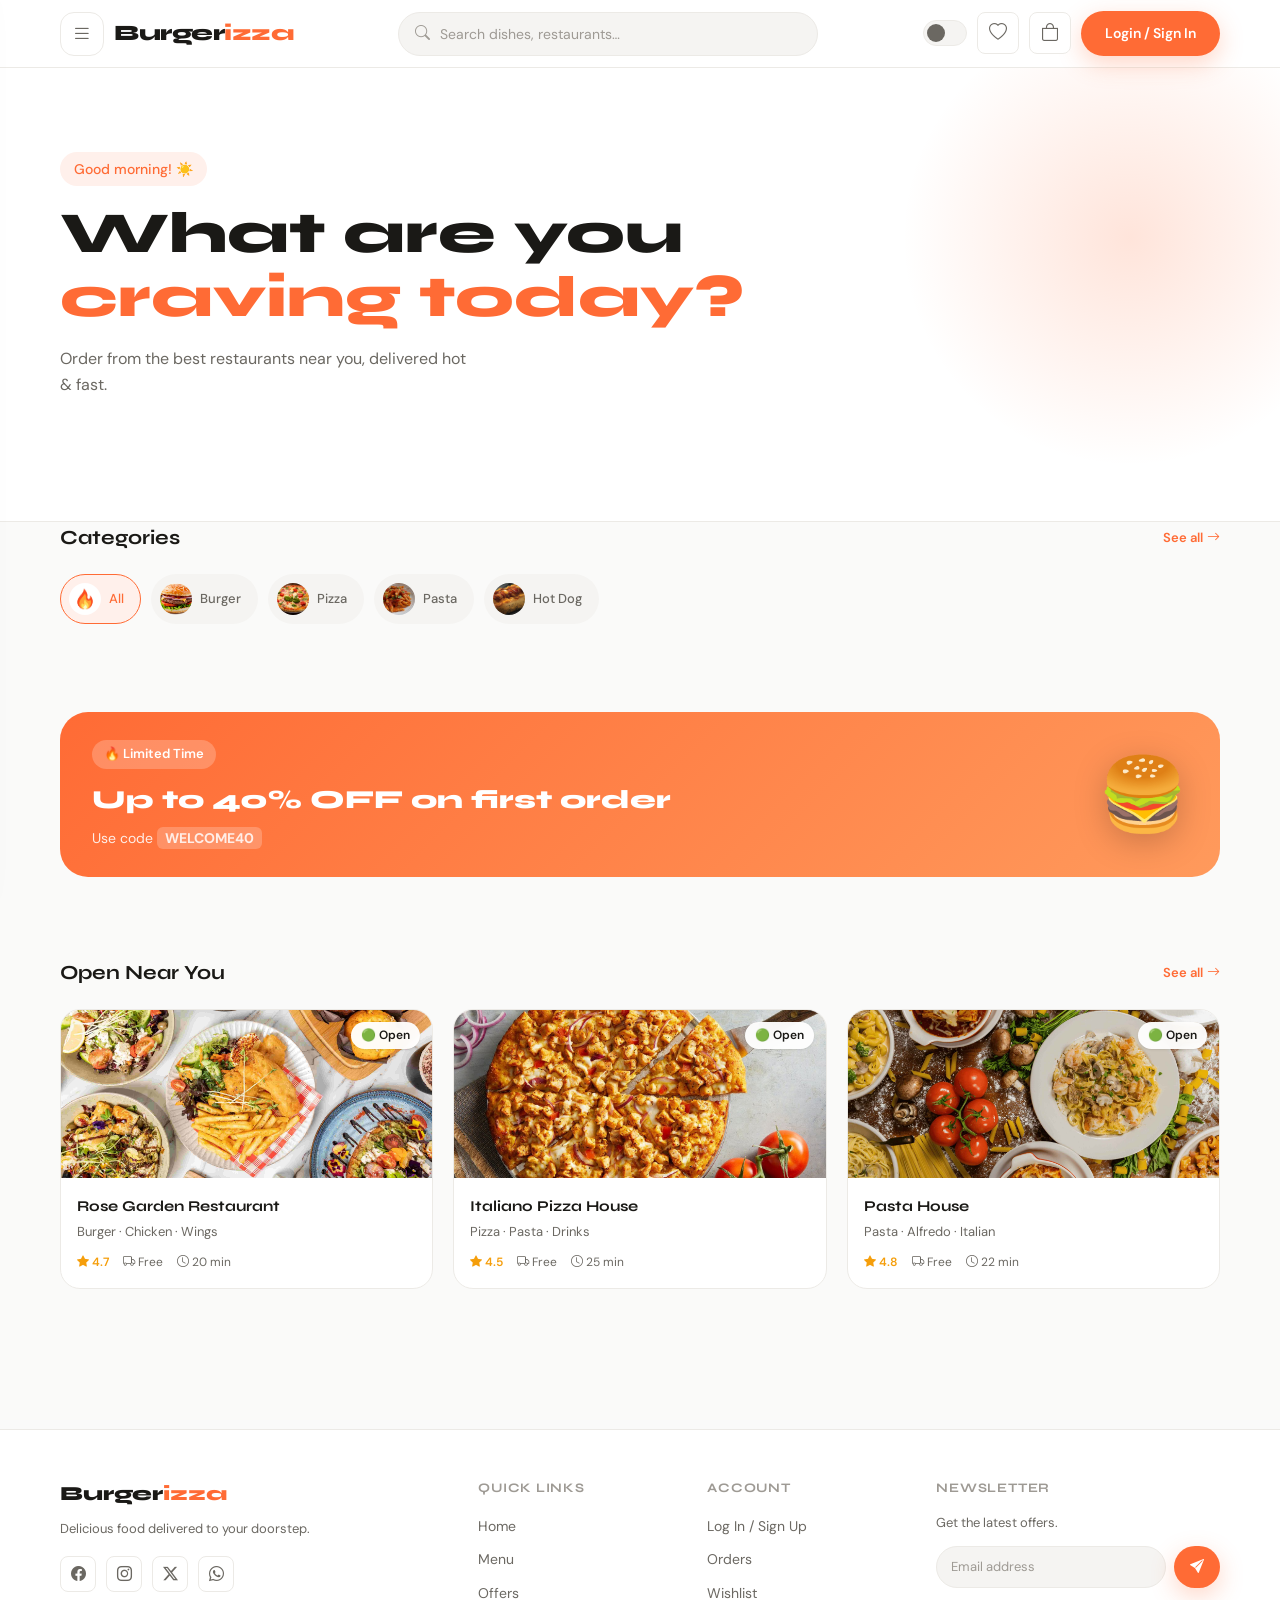
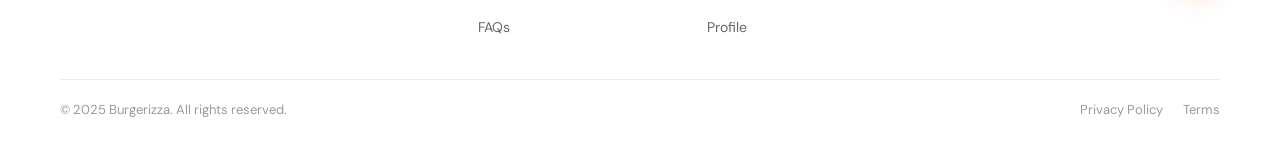
<file: index.html>
<!DOCTYPE html>
<html lang="en" data-theme="light">
<head>
  <meta charset="UTF-8">
  <meta name="viewport" content="width=device-width, initial-scale=1.0">
  <title>Burgerizza — Food Delivery</title>
  <link rel="preconnect" href="https://fonts.googleapis.com">
  <link rel="preconnect" href="https://fonts.gstatic.com" crossorigin>
  <link href="https://fonts.googleapis.com/css2?family=Syne:wght@400;500;600;700;800&family=DM+Sans:ital,opsz,wght@0,9..40,300;0,9..40,400;0,9..40,500;0,9..40,600;1,9..40,400&display=swap" rel="stylesheet">
  <link rel="stylesheet" href="https://cdn.jsdelivr.net/npm/bootstrap-icons@1.11.1/font/bootstrap-icons.css">
  <link rel="stylesheet" href="./assets/css/global.css">
  <link rel="stylesheet" href="./assets/css/sidebar.css">
  <link rel="stylesheet" href="./assets/css/index.css">
</head>
<body>

<!-- ── Header ──────────────────────────────────────────── -->
<header class="bzr-header">
  <div class="container">
    <!-- Left: hamburger + logo -->
    <div class="header-left">
      <button class="icon-btn hamburger-btn" id="sidebarToggle" title="Menu">
        <i class="bi bi-list"></i>
      </button>
      <a href="index.html" class="bzr-logo">Burger<span>izza</span></a>
    </div>

    <!-- Center: search -->
    <div class="header-search">
      <i class="bi bi-search"></i>
      <input type="text" placeholder="Search dishes, restaurants…" id="headerSearch">
    </div>

    <!-- Right: actions + login -->
    <div class="header-actions">
      <label class="dark-toggle" title="Toggle Dark Mode">
        <input type="checkbox" id="darkToggle">
        <div class="dark-toggle-slider"></div>
      </label>
      <a href="wishlist.html" class="icon-btn" title="Wishlist"><i class="bi bi-heart"></i></a>
      <a href="cart.html" class="icon-btn" style="position:relative;" title="Cart">
        <i class="bi bi-bag"></i>
        <span class="cart-badge badge-brand" style="display:none;position:absolute;top:-6px;right:-6px;">0</span>
      </a>
      <a href="signup.html" class="btn-brand">Login / Sign In</a>
    </div>
  </div>
</header>

<!-- ── Sidebar Overlay ──────────────────────────────────── -->
<div class="sidebar-overlay" id="sidebarOverlay"></div>

<!-- ── Sidebar ──────────────────────────────────────────── -->
<div class="sidebar" id="sidebar">
  <div class="sidebar-header">
    <div class="sidebar-profile">
      <div class="sidebar-avatar">🙂</div>
      <div class="sidebar-user-info">
        <div class="sidebar-name">John Doe</div>
        <div class="sidebar-email">john@example.com</div>
      </div>
    </div>
    <button class="icon-btn sidebar-close" id="sidebarClose"><i class="bi bi-x-lg"></i></button>
  </div>

  <nav class="sidebar-nav">
    <a href="index.html" class="sidebar-link active"><i class="bi bi-house"></i><span>Home</span></a>
    <a href="all-categories.html" class="sidebar-link"><i class="bi bi-grid-3x3-gap"></i><span>Browse Menu</span></a>
    <a href="offers.html" class="sidebar-link"><i class="bi bi-tag"></i><span>Offers & Deals</span><span class="sidebar-badge">4</span></a>
    <a href="order-history.html" class="sidebar-link"><i class="bi bi-clock-history"></i><span>My Orders</span></a>
    <a href="wishlist.html" class="sidebar-link"><i class="bi bi-heart"></i><span>Wishlist</span></a>
    <a href="order-tracking.html" class="sidebar-link"><i class="bi bi-geo-alt"></i><span>Track Order</span></a>

    <div class="sidebar-divider"></div>

    <a href="edit-profile.html" class="sidebar-link"><i class="bi bi-person"></i><span>Personal Info</span></a>
    <a href="address.html" class="sidebar-link"><i class="bi bi-house-door"></i><span>Addresses</span></a>
    <a href="checkout.html" class="sidebar-link"><i class="bi bi-credit-card"></i><span>Payment Methods</span></a>
    <a href="reviews.html" class="sidebar-link"><i class="bi bi-star"></i><span>Reviews</span></a>
    <a href="faqs.html" class="sidebar-link"><i class="bi bi-question-circle"></i><span>FAQs</span></a>

    <div class="sidebar-divider"></div>

    <a href="signup.html" class="sidebar-link sidebar-link-danger"><i class="bi bi-box-arrow-right"></i><span>Sign In / Sign Up</span></a>
  </nav>
</div>

<!-- ── Hero ─────────────────────────────────────────────── -->
<section class="hero-section">
  <div class="page-wrap">
    <div class="hero-content fade-up">
      <div class="hero-greeting">Good afternoon! 👋</div>
      <h1 class="hero-title">What are you<br><span>craving today?</span></h1>
      <p class="hero-sub">Order from the best restaurants near you, delivered hot &amp; fast.</p>
    </div>
  </div>
  <div class="hero-blob"></div>
</section>

<!-- ── Categories ───────────────────────────────────────── -->
<section class="page-wrap" style="padding-top:0;">
  <div class="section-header fade-up delay-1">
    <span class="section-title">Categories</span>
    <a href="all-categories.html" class="section-link">See all <i class="bi bi-arrow-right"></i></a>
  </div>
  <div class="categories-scroll fade-up delay-2">
    <div class="cat-chip active" data-cat="all"><img src="./assets/images/all.jpg" alt="All">All</div>
    <div class="cat-chip" data-cat="burger"><img src="./assets/images/Burger.avif" alt="Burger">Burger</div>
    <div class="cat-chip" data-cat="pizza"><img src="./assets/images/Pizza.jpg" alt="Pizza">Pizza</div>
    <div class="cat-chip" data-cat="pasta"><img src="./assets/images/pasta.webp" alt="Pasta">Pasta</div>
    <div class="cat-chip" data-cat="hotdog"><img src="./assets/images/Hotdog.jpg" alt="Hot Dog">Hot Dog</div>
  </div>
</section>

<!-- ── Offers Banner ────────────────────────────────────── -->
<section class="page-wrap" style="padding-top:0;">
  <a href="offers.html" class="offers-banner fade-up delay-2">
    <div class="offers-banner-text">
      <div class="offers-tag">🔥 Limited Time</div>
      <div class="offers-title">Up to 40% OFF on first order</div>
      <div class="offers-sub">Use code <strong>WELCOME40</strong></div>
    </div>
    <div class="offers-banner-art">🍔</div>
  </a>
</section>

<!-- ── Restaurants ──────────────────────────────────────── -->
<section class="page-wrap" style="padding-top:0;">
  <div class="section-header fade-up delay-3">
    <span class="section-title">Open Near You</span>
    <a href="all-categories.html" class="section-link">See all <i class="bi bi-arrow-right"></i></a>
  </div>
  <div class="restaurants-grid fade-up delay-3">
    <a href="details.html" class="rest-card">
      <div class="rest-card-img">
        <img src="./assets/images/Rose Garden Restaurant.jpeg" alt="Rose Garden">
        <span class="rest-card-badge">🟢 Open</span>
      </div>
      <div class="rest-card-body">
        <div class="rest-card-name">Rose Garden Restaurant</div>
        <div class="rest-card-tags">Burger · Chicken · Wings</div>
        <div class="rest-card-meta">
          <span class="rating"><i class="bi bi-star-fill"></i> 4.7</span>
          <span><i class="bi bi-truck"></i> Free</span>
          <span><i class="bi bi-clock"></i> 20 min</span>
        </div>
      </div>
    </a>
    <a href="details.html" class="rest-card">
      <div class="rest-card-img">
        <img src="./assets/images/Italiano Pizza House.jpg" alt="Italiano">
        <span class="rest-card-badge">🟢 Open</span>
      </div>
      <div class="rest-card-body">
        <div class="rest-card-name">Italiano Pizza House</div>
        <div class="rest-card-tags">Pizza · Pasta · Drinks</div>
        <div class="rest-card-meta">
          <span class="rating"><i class="bi bi-star-fill"></i> 4.5</span>
          <span><i class="bi bi-truck"></i> Free</span>
          <span><i class="bi bi-clock"></i> 25 min</span>
        </div>
      </div>
    </a>
    <a href="details.html" class="rest-card">
      <div class="rest-card-img">
        <img src="./assets/images/Pasta House.jpeg" alt="Pasta House">
        <span class="rest-card-badge">🟢 Open</span>
      </div>
      <div class="rest-card-body">
        <div class="rest-card-name">Pasta House</div>
        <div class="rest-card-tags">Pasta · Alfredo · Italian</div>
        <div class="rest-card-meta">
          <span class="rating"><i class="bi bi-star-fill"></i> 4.8</span>
          <span><i class="bi bi-truck"></i> Free</span>
          <span><i class="bi bi-clock"></i> 22 min</span>
        </div>
      </div>
    </a>
  </div>
</section>

<!-- ── Footer ───────────────────────────────────────────── -->
<footer class="bzr-footer">
  <div class="page-wrap" style="padding-top:0;padding-bottom:0;">
    <div class="footer-grid">
      <div>
        <div class="footer-brand">Burger<span>izza</span></div>
        <p class="footer-desc">Delicious food delivered to your doorstep.</p>
        <div class="footer-social">
          <a href="#"><i class="bi bi-facebook"></i></a>
          <a href="#"><i class="bi bi-instagram"></i></a>
          <a href="#"><i class="bi bi-twitter-x"></i></a>
          <a href="#"><i class="bi bi-whatsapp"></i></a>
        </div>
      </div>
      <div>
        <div class="footer-heading">Quick Links</div>
        <ul class="footer-links">
          <li><a href="index.html">Home</a></li>
          <li><a href="all-categories.html">Menu</a></li>
          <li><a href="offers.html">Offers</a></li>
          <li><a href="faqs.html">FAQs</a></li>
        </ul>
      </div>
      <div>
        <div class="footer-heading">Account</div>
        <ul class="footer-links">
          <li><a href="signup.html">Log In / Sign Up</a></li>
          <li><a href="order-history.html">Orders</a></li>
          <li><a href="wishlist.html">Wishlist</a></li>
          <li><a href="edit-profile.html">Profile</a></li>
        </ul>
      </div>
      <div>
        <div class="footer-heading">Newsletter</div>
        <p style="font-size:13px;color:var(--text-secondary);margin-bottom:12px;">Get the latest offers.</p>
        <div class="footer-newsletter">
          <input type="email" class="bzr-input" placeholder="Email address" style="border-radius:var(--radius-full);">
          <button class="btn-brand" style="padding:12px 16px;border-radius:var(--radius-full);"><i class="bi bi-send-fill"></i></button>
        </div>
      </div>
    </div>
    <div class="footer-bottom">
      <span>© 2025 Burgerizza. All rights reserved.</span>
      <div style="display:flex;gap:20px;"><a href="#">Privacy Policy</a><a href="#">Terms</a></div>
    </div>
  </div>
</footer>

<div id="toast-container"></div>
<script src="./assets/js/global.js"></script>
<script src="./assets/js/sidebar.js"></script>
<script src="./assets/js/index.js"></script>
<nav class="bottom-nav" style="display:none;">
  <a href="index.html"><i class="bi bi-house"></i>Home</a>
  <a href="all-categories.html"><i class="bi bi-grid-3x3-gap"></i>Menu</a>
  <a href="offers.html"><i class="bi bi-tag"></i>Offers</a>
  <a href="cart.html"><i class="bi bi-bag"></i>Cart<span class="bnav-badge cart-badge" style="display:none;">0</span></a>
  <a href="menu.html"><i class="bi bi-person"></i>Profile</a>
</nav>
</body>
</html>
</file>
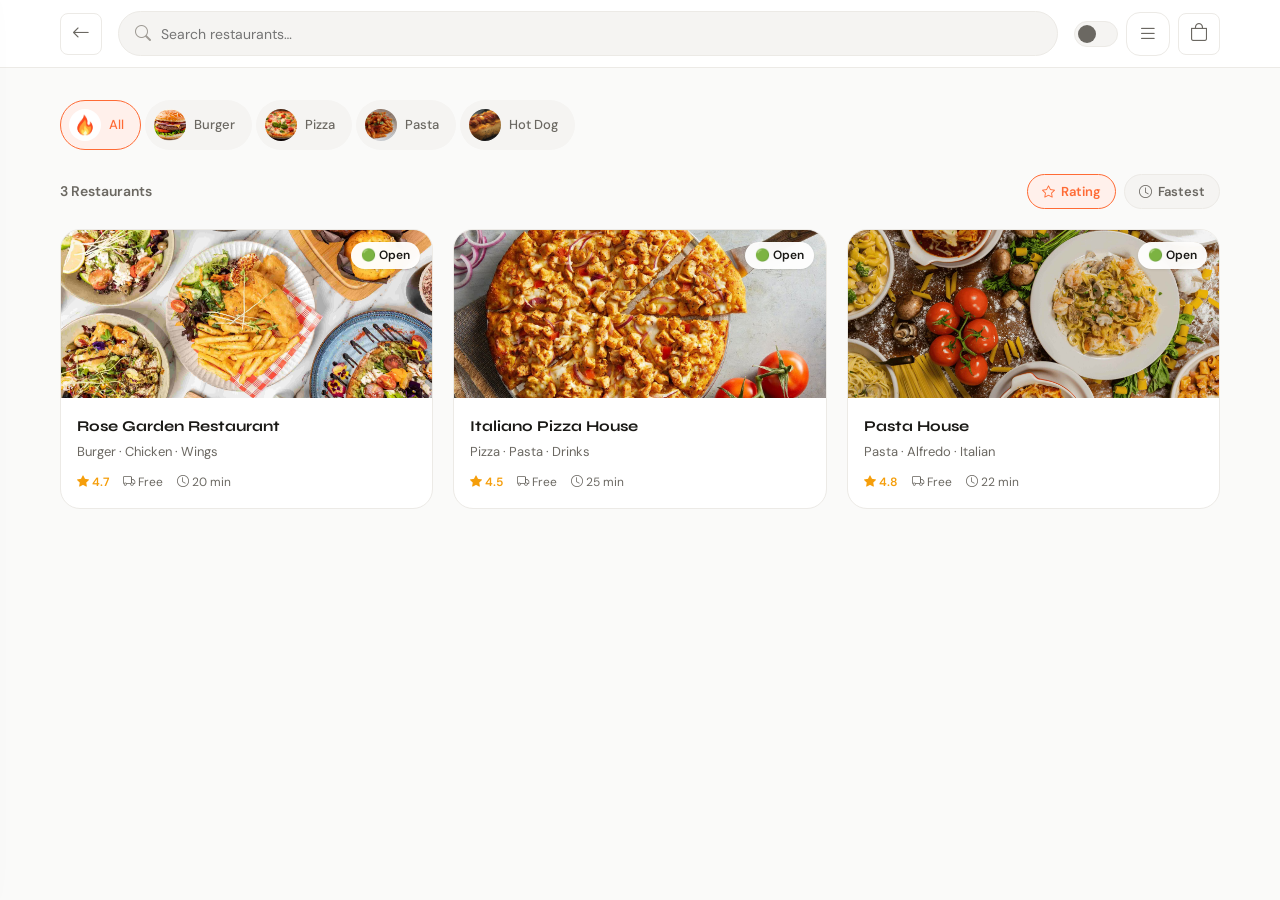
<file: all-categories.html>
<!DOCTYPE html>
<html lang="en" data-theme="light">
<head>
  <meta charset="UTF-8"><meta name="viewport" content="width=device-width, initial-scale=1.0">
  <title>All Restaurants — Burgerizza</title>
  <link rel="preconnect" href="https://fonts.googleapis.com">
  <link href="https://fonts.googleapis.com/css2?family=Syne:wght@400;500;600;700;800&family=DM+Sans:ital,opsz,wght@0,9..40,300;0,9..40,400;0,9..40,500;0,9..40,600;1,9..40,400&display=swap" rel="stylesheet">
  <link rel="stylesheet" href="https://cdn.jsdelivr.net/npm/bootstrap-icons@1.11.1/font/bootstrap-icons.css">
  <link rel="stylesheet" href="./assets/css/global.css">
  <link rel="stylesheet" href="./assets/css/sidebar.css">
  <link rel="stylesheet" href="./assets/css/all-categories.css">
</head>
<body>
<header class="bzr-header">
  <div class="container">
    <a href="index.html" class="icon-btn"><i class="bi bi-arrow-left"></i></a>
    <div class="header-search" style="flex:1;max-width:none;">
      <i class="bi bi-search"></i>
      <input type="text" placeholder="Search restaurants…" id="searchInput">
    </div>
    <div style="display:flex;gap:8px;align-items:center;">
      <label class="dark-toggle"><input type="checkbox" id="darkToggle"><div class="dark-toggle-slider"></div></label><button class="icon-btn hamburger-btn" id="sidebarToggle"><i class="bi bi-list"></i></button>
      <a href="cart.html" class="icon-btn" style="position:relative;">
        <i class="bi bi-bag"></i>
        <span class="cart-badge badge-brand" style="display:none;position:absolute;top:-6px;right:-6px;">0</span>
      </a>
    </div>
  </div>
</header>

<!-- Sidebar Overlay -->
<div class="sidebar-overlay" id="sidebarOverlay"></div>

<!-- Sidebar -->
<div class="sidebar" id="sidebar">
  <div class="sidebar-header">
    <div class="sidebar-profile">
      <div class="sidebar-avatar">🙂</div>
      <div class="sidebar-user-info">
        <div class="sidebar-name">John Doe</div>
        <div class="sidebar-email">john@example.com</div>
      </div>
    </div>
    <button class="icon-btn sidebar-close" id="sidebarClose"><i class="bi bi-x-lg"></i></button>
  </div>
  <nav class="sidebar-nav">
    <a href="index.html" class="sidebar-link"><i class="bi bi-house"></i><span>Home</span></a>
    <a href="all-categories.html" class="sidebar-link"><i class="bi bi-grid-3x3-gap"></i><span>Browse Menu</span></a>
    <a href="offers.html" class="sidebar-link"><i class="bi bi-tag"></i><span>Offers \&amp; Deals</span><span class="sidebar-badge">4</span></a>
    <a href="order-history.html" class="sidebar-link"><i class="bi bi-clock-history"></i><span>My Orders</span></a>
    <a href="wishlist.html" class="sidebar-link"><i class="bi bi-heart"></i><span>Wishlist</span></a>
    <a href="order-tracking.html" class="sidebar-link"><i class="bi bi-geo-alt"></i><span>Track Order</span></a>
    <div class="sidebar-divider"></div>
    <a href="edit-profile.html" class="sidebar-link"><i class="bi bi-person"></i><span>Personal Info</span></a>
    <a href="address.html" class="sidebar-link"><i class="bi bi-house-door"></i><span>Addresses</span></a>
    <a href="checkout.html" class="sidebar-link"><i class="bi bi-credit-card"></i><span>Payment Methods</span></a>
    <a href="reviews.html" class="sidebar-link"><i class="bi bi-star"></i><span>Reviews</span></a>
    <a href="faqs.html" class="sidebar-link"><i class="bi bi-question-circle"></i><span>FAQs</span></a>
    <div class="sidebar-divider"></div>
    <a href="signup.html" class="sidebar-link sidebar-link-danger"><i class="bi bi-box-arrow-right"></i><span>Sign In / Sign Up</span></a>
  </nav>
</div>

<div class="page-wrap">
  <!-- Category Filter -->
  <div class="categories-scroll fade-up" style="margin-bottom:24px;">
    <div class="cat-chip active" data-cat="all"><img src="./assets/images/all.jpg" alt="">All</div>
    <div class="cat-chip" data-cat="burger"><img src="./assets/images/Burger.avif" alt="">Burger</div>
    <div class="cat-chip" data-cat="pizza"><img src="./assets/images/Pizza.jpg" alt="">Pizza</div>
    <div class="cat-chip" data-cat="pasta"><img src="./assets/images/pasta.webp" alt="">Pasta</div>
    <div class="cat-chip" data-cat="hotdog"><img src="./assets/images/Hotdog.jpg" alt="">Hot Dog</div>
  </div>

  <div class="all-cats-toolbar fade-up delay-1">
    <div class="result-count" id="resultCount">3 Restaurants</div>
    <div style="display:flex;gap:8px;">
      <button class="sort-btn active" data-sort="rating"><i class="bi bi-star"></i> Rating</button>
      <button class="sort-btn" data-sort="time"><i class="bi bi-clock"></i> Fastest</button>
    </div>
  </div>

  <div class="restaurants-grid fade-up delay-2" id="allRestGrid">
    <a href="details.html" class="rest-card" data-cats="burger">
      <div class="rest-card-img"><img src="./assets/images/Rose Garden Restaurant.jpeg" alt=""><span class="rest-card-badge">🟢 Open</span></div>
      <div class="rest-card-body">
        <div class="rest-card-name">Rose Garden Restaurant</div>
        <div class="rest-card-tags">Burger · Chicken · Wings</div>
        <div class="rest-card-meta"><span class="rating"><i class="bi bi-star-fill"></i> 4.7</span><span><i class="bi bi-truck"></i> Free</span><span><i class="bi bi-clock"></i> 20 min</span></div>
      </div>
    </a>
    <a href="details.html" class="rest-card" data-cats="pizza pasta">
      <div class="rest-card-img"><img src="./assets/images/Italiano Pizza House.jpg" alt=""><span class="rest-card-badge">🟢 Open</span></div>
      <div class="rest-card-body">
        <div class="rest-card-name">Italiano Pizza House</div>
        <div class="rest-card-tags">Pizza · Pasta · Drinks</div>
        <div class="rest-card-meta"><span class="rating"><i class="bi bi-star-fill"></i> 4.5</span><span><i class="bi bi-truck"></i> Free</span><span><i class="bi bi-clock"></i> 25 min</span></div>
      </div>
    </a>
    <a href="details.html" class="rest-card" data-cats="pasta">
      <div class="rest-card-img"><img src="./assets/images/Pasta House.jpeg" alt=""><span class="rest-card-badge">🟢 Open</span></div>
      <div class="rest-card-body">
        <div class="rest-card-name">Pasta House</div>
        <div class="rest-card-tags">Pasta · Alfredo · Italian</div>
        <div class="rest-card-meta"><span class="rating"><i class="bi bi-star-fill"></i> 4.8</span><span><i class="bi bi-truck"></i> Free</span><span><i class="bi bi-clock"></i> 22 min</span></div>
      </div>
    </a>
  </div>
</div>

<div id="toast-container"></div>
<script src="./assets/js/global.js"></script>
<script src="./assets/js/sidebar.js"></script>
<script src="./assets/js/all-categories.js"></script>
<nav class="bottom-nav" style="display:none;">
  <a href="index.html"><i class="bi bi-house"></i>Home</a>
  <a href="all-categories.html"><i class="bi bi-grid-3x3-gap"></i>Menu</a>
  <a href="offers.html"><i class="bi bi-tag"></i>Offers</a>
  <a href="cart.html"><i class="bi bi-bag"></i>Cart<span class="bnav-badge cart-badge" style="display:none;">0</span></a>
  <a href="menu.html"><i class="bi bi-person"></i>Profile</a>
</nav>
</body>
</html>
</file>
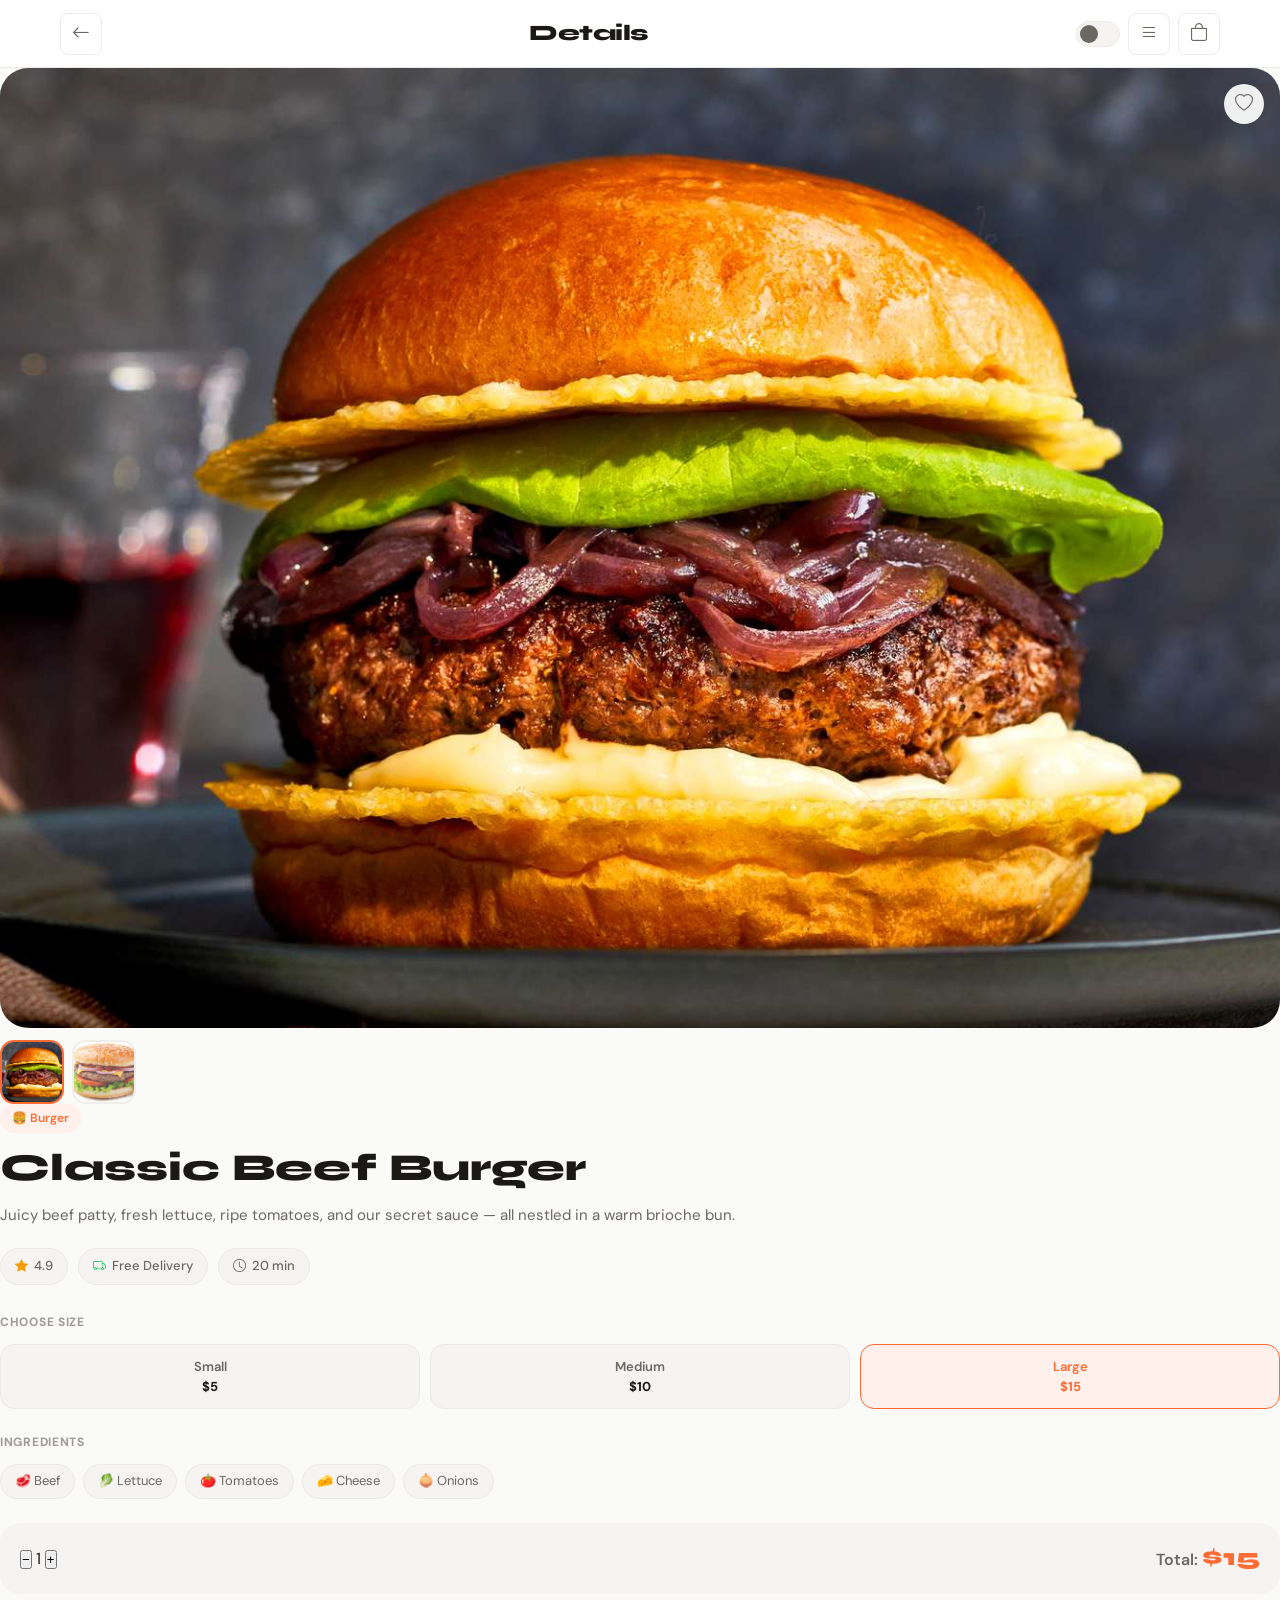
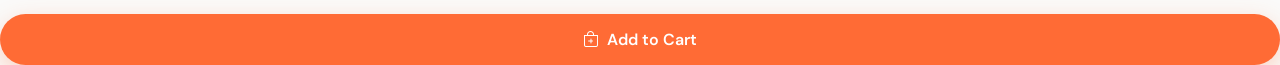
<file: details.html>
<!DOCTYPE html>
<html lang="en" data-theme="light">
<head>
  <meta charset="UTF-8"><meta name="viewport" content="width=device-width, initial-scale=1.0">
  <title>Classic Beef Burger — Burgerizza</title>
  <link rel="preconnect" href="https://fonts.googleapis.com">
  <link href="https://fonts.googleapis.com/css2?family=Syne:wght@400;500;600;700;800&family=DM+Sans:ital,opsz,wght@0,9..40,300;0,9..40,400;0,9..40,500;0,9..40,600;1,9..40,400&display=swap" rel="stylesheet">
  <link rel="stylesheet" href="https://cdn.jsdelivr.net/npm/bootstrap-icons@1.11.1/font/bootstrap-icons.css">
  <link rel="stylesheet" href="./assets/css/global.css">
  <link rel="stylesheet" href="./assets/css/details.css">
</head>
<body>
<header class="bzr-header">
  <div class="container">
    <a href="all-categories.html" class="icon-btn"><i class="bi bi-arrow-left"></i></a>
    <span class="bzr-logo" style="flex:1;text-align:center;">Details</span>
    <div style="display:flex;gap:8px;align-items:center;">
      <div style="display:flex;gap:8px;align-items:center;"><label class="dark-toggle"><input type="checkbox" id="darkToggle"><div class="dark-toggle-slider"></div></label><button class="icon-btn hamburger-btn" id="sidebarToggle"><i class="bi bi-list"></i></button></div>
      <a href="cart.html" class="icon-btn" style="position:relative;">
        <i class="bi bi-bag"></i>
        <span class="cart-badge badge-brand" style="display:none;position:absolute;top:-6px;right:-6px;">0</span>
      </a>
    </div>
  </div>
</header>

<!-- Sidebar Overlay -->
<div class="sidebar-overlay" id="sidebarOverlay"></div>


    <!-- Image Panel -->
    <div class="details-img-panel">
      <div class="details-img-wrap">
        <img src="./assets/images/Burger.jpg" alt="Classic Beef Burger" id="mainImg">
        <button class="wishlist-btn" id="wishlistBtn" title="Add to wishlist">
          <i class="bi bi-heart"></i>
        </button>
      </div>
      <!-- Thumbnail row -->
      <div class="thumb-row">
        <img src="./assets/images/Burger.jpg" alt="" class="thumb active" onclick="swapImg(this)">
        <img src="./assets/images/Burger.avif" alt="" class="thumb" onclick="swapImg(this)">
      </div>
    </div>

    <!-- Info Panel -->
    <div class="details-info">
      <div class="details-tag">🍔 Burger</div>
      <h1 class="details-name">Classic Beef Burger</h1>
      <p class="details-desc">Juicy beef patty, fresh lettuce, ripe tomatoes, and our secret sauce — all nestled in a warm brioche bun.</p>

      <!-- Stats -->
      <div class="details-stats">
        <div class="stat-pill"><i class="bi bi-star-fill" style="color:var(--warning);"></i> 4.9</div>
        <div class="stat-pill"><i class="bi bi-truck" style="color:var(--success);"></i> Free Delivery</div>
        <div class="stat-pill"><i class="bi bi-clock"></i> 20 min</div>
      </div>

      <!-- Size Selector -->
      <div class="details-section">
        <div class="details-section-label">Choose Size</div>
        <div class="size-group">
          <button class="size-btn" data-size="Small" data-price="5">Small<br><span>$5</span></button>
          <button class="size-btn" data-size="Medium" data-price="10">Medium<br><span>$10</span></button>
          <button class="size-btn active-size" data-size="Large" data-price="15">Large<br><span>$15</span></button>
        </div>
      </div>

      <!-- Ingredients -->
      <div class="details-section">
        <div class="details-section-label">Ingredients</div>
        <div class="ingredients-group">
          <span class="ingredient-tag">🥩 Beef</span>
          <span class="ingredient-tag">🥬 Lettuce</span>
          <span class="ingredient-tag">🍅 Tomatoes</span>
          <span class="ingredient-tag">🧀 Cheese</span>
          <span class="ingredient-tag">🧅 Onions</span>
        </div>
      </div>

      <!-- Quantity + Price -->
      <div class="details-bottom">
        <div class="qty-control" style="border-color:var(--border);border-width:1.5px;">
          <button class="qty-btn" id="minusBtn">−</button>
          <span class="qty-num" id="qtyDisplay">1</span>
          <button class="qty-btn" id="plusBtn">+</button>
        </div>
        <div class="details-price">
          Total: <span id="totalPrice">$15</span>
        </div>
      </div>

      <button class="btn-brand w-full" id="addToCartBtn" style="margin-top:20px;padding:15px;font-size:16px;">
        <i class="bi bi-bag-plus"></i> Add to Cart
      </button>
    </div>

  </div>
</div>

<div id="toast-container"></div>
<script src="./assets/js/global.js"></script>
<script src="./assets/js/details.js"></script>
<nav class="bottom-nav" style="display:none;">
  <a href="index.html"><i class="bi bi-house"></i>Home</a>
  <a href="all-categories.html"><i class="bi bi-grid-3x3-gap"></i>Menu</a>
  <a href="offers.html"><i class="bi bi-tag"></i>Offers</a>
  <a href="cart.html"><i class="bi bi-bag"></i>Cart<span class="bnav-badge cart-badge" style="display:none;">0</span></a>
  <a href="menu.html"><i class="bi bi-person"></i>Profile</a>
</nav>
</body>
</html>
</file>
<file: assets/css/global.css>
/* ============================================================
   Burgerizza — Global Design System
   Modern & Minimal • 2025
   ============================================================ */

@import url('https://fonts.googleapis.com/css2?family=Syne:wght@400;500;600;700;800&family=DM+Sans:ital,opsz,wght@0,9..40,300;0,9..40,400;0,9..40,500;0,9..40,600;1,9..40,400&display=swap');

/* ── CSS Variables ──────────────────────────────────────── */
:root {
  --brand:        #FF6B35;
  --brand-hover:  #E85A25;
  --brand-soft:   #FFF0EB;
  --brand-glow:   rgba(255,107,53,0.18);

  --bg:           #FAFAF9;
  --surface:      #FFFFFF;
  --surface-2:    #F5F4F2;
  --border:       #ECEAE6;
  --border-hover: #D4D0CA;

  --text-primary:   #1A1916;
  --text-secondary: #6B6862;
  --text-tertiary:  #9E9A94;

  --success:  #22C55E;
  --warning:  #F59E0B;
  --danger:   #EF4444;
  --info:     #3B82F6;

  --radius-sm:  8px;
  --radius-md:  14px;
  --radius-lg:  20px;
  --radius-xl:  28px;
  --radius-full:999px;

  --shadow-sm:  0 1px 3px rgba(0,0,0,.06), 0 1px 2px rgba(0,0,0,.04);
  --shadow-md:  0 4px 16px rgba(0,0,0,.08), 0 2px 4px rgba(0,0,0,.04);
  --shadow-lg:  0 12px 40px rgba(0,0,0,.10), 0 4px 8px rgba(0,0,0,.04);
  --shadow-brand: 0 8px 24px rgba(255,107,53,0.28);

  --transition: 0.22s cubic-bezier(0.4,0,0.2,1);
  --font-display: 'Syne', sans-serif;
  --font-body:    'DM Sans', sans-serif;

  --header-h: 68px;
}

/* ── Dark Mode ──────────────────────────────────────────── */
[data-theme="dark"] {
  --bg:           #111110;
  --surface:      #1C1B19;
  --surface-2:    #252422;
  --border:       #2E2C28;
  --border-hover: #3D3A34;

  --text-primary:   #F2EFE9;
  --text-secondary: #A09C94;
  --text-tertiary:  #6B6660;

  --shadow-sm:  0 1px 3px rgba(0,0,0,.3);
  --shadow-md:  0 4px 16px rgba(0,0,0,.4);
  --shadow-lg:  0 12px 40px rgba(0,0,0,.5);
}

/* ── Reset & Base ───────────────────────────────────────── */
*, *::before, *::after { box-sizing: border-box; margin: 0; padding: 0; }

html { scroll-behavior: smooth; }

body {
  font-family: var(--font-body);
  background: var(--bg);
  color: var(--text-primary);
  line-height: 1.6;
  -webkit-font-smoothing: antialiased;
  transition: background var(--transition), color var(--transition);
}

img { max-width: 100%; display: block; }
a   { text-decoration: none; color: inherit; }

/* ── Typography ─────────────────────────────────────────── */
h1,h2,h3,h4,h5,h6 { font-family: var(--font-display); line-height: 1.2; }

/* ── Scrollbar ──────────────────────────────────────────── */
::-webkit-scrollbar              { width: 5px; height: 5px; }
::-webkit-scrollbar-track        { background: var(--surface-2); }
::-webkit-scrollbar-thumb        { background: var(--border-hover); border-radius: 99px; }
::-webkit-scrollbar-thumb:hover  { background: var(--text-tertiary); }

/* ── Header ─────────────────────────────────────────────── */
.bzr-header {
  height: var(--header-h);
  background: var(--surface);
  border-bottom: 1px solid var(--border);
  position: sticky;
  top: 0;
  z-index: 200;
  backdrop-filter: blur(12px);
  -webkit-backdrop-filter: blur(12px);
  transition: background var(--transition), border-color var(--transition);
}
.bzr-header .container {
  height: 100%;
  display: flex;
  align-items: center;
  justify-content: space-between;
  gap: 16px;
  max-width: 1200px;
  margin: 0 auto;
  padding: 0 20px;
}
.bzr-logo {
  font-family: var(--font-display);
  font-weight: 800;
  font-size: 22px;
  color: var(--text-primary);
  letter-spacing: -0.5px;
}
.bzr-logo span { color: var(--brand); }

.header-actions { display: flex; align-items: center; gap: 10px; }

.icon-btn {
  width: 42px; height: 42px;
  border-radius: var(--radius-sm);
  border: 1px solid var(--border);
  background: var(--surface);
  display: flex; align-items: center; justify-content: center;
  cursor: pointer;
  color: var(--text-secondary);
  font-size: 18px;
  transition: all var(--transition);
}
.icon-btn:hover {
  border-color: var(--brand);
  color: var(--brand);
  background: var(--brand-soft);
  transform: translateY(-1px);
}

/* ── Buttons ─────────────────────────────────────────────── */
.btn-brand {
  display: inline-flex; align-items: center; justify-content: center; gap: 8px;
  padding: 11px 24px;
  background: var(--brand);
  color: #fff;
  font-family: var(--font-body);
  font-weight: 600;
  font-size: 14px;
  border: none;
  border-radius: var(--radius-full);
  cursor: pointer;
  box-shadow: var(--shadow-brand);
  transition: all var(--transition);
  white-space: nowrap;
}
.btn-brand:hover   { background: var(--brand-hover); transform: translateY(-1px); }
.btn-brand:active  { transform: translateY(0); }

.btn-outline {
  display: inline-flex; align-items: center; justify-content: center; gap: 8px;
  padding: 11px 24px;
  background: transparent;
  color: var(--text-primary);
  font-family: var(--font-body);
  font-weight: 600;
  font-size: 14px;
  border: 1.5px solid var(--border);
  border-radius: var(--radius-full);
  cursor: pointer;
  transition: all var(--transition);
}
.btn-outline:hover {
  border-color: var(--brand);
  color: var(--brand);
  background: var(--brand-soft);
}

.btn-ghost {
  display: inline-flex; align-items: center; gap: 8px;
  padding: 10px 18px;
  background: var(--surface-2);
  color: var(--text-secondary);
  font-family: var(--font-body);
  font-size: 14px;
  font-weight: 500;
  border: none;
  border-radius: var(--radius-sm);
  cursor: pointer;
  transition: all var(--transition);
}
.btn-ghost:hover { background: var(--border); color: var(--text-primary); }

/* ── Cards ───────────────────────────────────────────────── */
.card-base {
  background: var(--surface);
  border: 1px solid var(--border);
  border-radius: var(--radius-lg);
  overflow: hidden;
  transition: all var(--transition);
}
.card-base:hover {
  border-color: var(--border-hover);
  box-shadow: var(--shadow-md);
  transform: translateY(-3px);
}

/* ── Category Chip ───────────────────────────────────────── */
.cat-chip {
  display: inline-flex; align-items: center; gap: 8px;
  padding: 8px 16px 8px 8px;
  background: var(--surface-2);
  border: 1.5px solid transparent;
  border-radius: var(--radius-full);
  cursor: pointer;
  font-size: 13px;
  font-weight: 500;
  color: var(--text-secondary);
  transition: all var(--transition);
  white-space: nowrap;
}
.cat-chip img {
  width: 32px; height: 32px;
  border-radius: 50%;
  object-fit: cover;
}
.cat-chip:hover, .cat-chip.active {
  background: var(--brand-soft);
  border-color: var(--brand);
  color: var(--brand);
}

/* ── Restaurant Card ─────────────────────────────────────── */
.rest-card {
  background: var(--surface);
  border: 1px solid var(--border);
  border-radius: var(--radius-lg);
  overflow: hidden;
  cursor: pointer;
  transition: all var(--transition);
}
.rest-card:hover {
  box-shadow: var(--shadow-lg);
  transform: translateY(-4px);
  border-color: var(--border-hover);
}
.rest-card-img {
  height: 168px;
  overflow: hidden;
  position: relative;
  background: var(--surface-2);
}
.rest-card-img img {
  width: 100%; height: 100%;
  object-fit: cover;
  transition: transform 0.4s ease;
}
.rest-card:hover .rest-card-img img { transform: scale(1.05); }

.rest-card-badge {
  position: absolute;
  top: 12px; right: 12px;
  background: rgba(255,255,255,0.95);
  backdrop-filter: blur(8px);
  color: var(--text-primary);
  font-size: 12px; font-weight: 600;
  padding: 4px 10px;
  border-radius: var(--radius-full);
  box-shadow: var(--shadow-sm);
}
.rest-card-body { padding: 16px; }
.rest-card-name {
  font-family: var(--font-display);
  font-weight: 700;
  font-size: 15px;
  color: var(--text-primary);
  margin-bottom: 4px;
}
.rest-card-tags {
  font-size: 13px;
  color: var(--text-secondary);
  margin-bottom: 10px;
}
.rest-card-meta {
  display: flex;
  align-items: center;
  gap: 14px;
  font-size: 12px;
  color: var(--text-secondary);
}
.rest-card-meta .rating { color: var(--warning); font-weight: 600; }

/* ── Toast Notifications ─────────────────────────────────── */
#toast-container {
  position: fixed;
  bottom: 24px; right: 24px;
  z-index: 9999;
  display: flex; flex-direction: column; gap: 10px;
  pointer-events: none;
}
.toast-item {
  display: flex; align-items: center; gap: 12px;
  padding: 14px 18px;
  background: var(--surface);
  border: 1px solid var(--border);
  border-radius: var(--radius-md);
  box-shadow: var(--shadow-lg);
  font-size: 14px;
  font-weight: 500;
  color: var(--text-primary);
  animation: toastIn 0.3s cubic-bezier(0.34,1.56,0.64,1) forwards;
  pointer-events: auto;
  min-width: 260px;
  max-width: 340px;
}
.toast-item.hiding { animation: toastOut 0.25s ease forwards; }
.toast-item.success .toast-dot { background: var(--success); }
.toast-item.error   .toast-dot { background: var(--danger);  }
.toast-item.info    .toast-dot { background: var(--info);    }
.toast-item.warning .toast-dot { background: var(--warning); }
.toast-dot { width: 8px; height: 8px; border-radius: 50%; flex-shrink: 0; }
@keyframes toastIn  { from { opacity:0; transform: translateX(24px) scale(0.95); } to { opacity:1; transform: none; } }
@keyframes toastOut { from { opacity:1; transform: none; } to { opacity:0; transform: translateX(24px) scale(0.95); } }

/* ── Dark Mode Toggle ────────────────────────────────────── */
.dark-toggle {
  position: relative;
  width: 44px; height: 26px;
}
.dark-toggle input { opacity: 0; width: 0; height: 0; }
.dark-toggle-slider {
  position: absolute;
  cursor: pointer;
  inset: 0;
  background: var(--surface-2);
  border: 1.5px solid var(--border);
  border-radius: var(--radius-full);
  transition: all var(--transition);
  display: flex;
  align-items: center;
  padding: 3px;
}
.dark-toggle-slider::after {
  content: '';
  width: 18px; height: 18px;
  background: var(--text-secondary);
  border-radius: 50%;
  transition: transform var(--transition), background var(--transition);
}
.dark-toggle input:checked + .dark-toggle-slider { background: var(--brand); border-color: var(--brand); }
.dark-toggle input:checked + .dark-toggle-slider::after {
  transform: translateX(18px);
  background: #fff;
}

/* ── Badges ──────────────────────────────────────────────── */
.badge-brand {
  display: inline-flex; align-items: center; justify-content: center;
  min-width: 18px; height: 18px;
  padding: 0 5px;
  background: var(--brand);
  color: #fff;
  font-size: 10px;
  font-weight: 700;
  border-radius: var(--radius-full);
  border: 2px solid var(--surface);
}

/* ── Section Titles ──────────────────────────────────────── */
.section-header {
  display: flex;
  align-items: center;
  justify-content: space-between;
  margin-bottom: 20px;
}
.section-title {
  font-family: var(--font-display);
  font-size: 20px;
  font-weight: 700;
  color: var(--text-primary);
}
.section-link {
  font-size: 13px;
  font-weight: 600;
  color: var(--brand);
  display: flex;
  align-items: center;
  gap: 4px;
  transition: gap var(--transition);
}
.section-link:hover { gap: 8px; }

/* ── Empty State ─────────────────────────────────────────── */
.empty-state {
  display: flex; flex-direction: column; align-items: center;
  justify-content: center; padding: 60px 20px;
  text-align: center;
}
.empty-state-icon { font-size: 56px; margin-bottom: 16px; opacity: 0.4; }
.empty-state-title {
  font-family: var(--font-display);
  font-size: 20px; font-weight: 700;
  color: var(--text-primary);
  margin-bottom: 8px;
}
.empty-state-text { font-size: 14px; color: var(--text-secondary); max-width: 300px; }

/* ── Form Inputs ─────────────────────────────────────────── */
.bzr-input {
  width: 100%;
  padding: 12px 16px;
  background: var(--surface-2);
  border: 1.5px solid var(--border);
  border-radius: var(--radius-md);
  font-family: var(--font-body);
  font-size: 14px;
  color: var(--text-primary);
  outline: none;
  transition: all var(--transition);
}
.bzr-input::placeholder { color: var(--text-tertiary); }
.bzr-input:focus {
  border-color: var(--brand);
  background: var(--surface);
  box-shadow: 0 0 0 3px var(--brand-glow);
}

/* ── Page Container ──────────────────────────────────────── */
.page-wrap {
  max-width: 1200px;
  margin: 0 auto;
  padding: 32px 20px 80px;
}

/* ── Footer ──────────────────────────────────────────────── */
.bzr-footer {
  background: var(--surface);
  border-top: 1px solid var(--border);
  padding: 48px 0 24px;
  margin-top: 60px;
}
.footer-brand {
  font-family: var(--font-display);
  font-size: 20px;
  font-weight: 800;
}
.footer-brand span { color: var(--brand); }
.footer-desc { font-size: 13px; color: var(--text-secondary); margin-top: 8px; max-width: 260px; line-height: 1.7; }

.footer-heading { font-family: var(--font-display); font-size: 13px; font-weight: 700; text-transform: uppercase; letter-spacing: 0.06em; color: var(--text-tertiary); margin-bottom: 14px; }
.footer-links { list-style: none; display: flex; flex-direction: column; gap: 8px; }
.footer-links a { font-size: 14px; color: var(--text-secondary); transition: color var(--transition); }
.footer-links a:hover { color: var(--brand); }

.footer-social { display: flex; gap: 10px; margin-top: 16px; }
.footer-social a {
  width: 36px; height: 36px;
  border: 1.5px solid var(--border);
  border-radius: var(--radius-sm);
  display: flex; align-items: center; justify-content: center;
  color: var(--text-secondary);
  font-size: 15px;
  transition: all var(--transition);
}
.footer-social a:hover { border-color: var(--brand); color: var(--brand); background: var(--brand-soft); }

.footer-bottom {
  border-top: 1px solid var(--border);
  margin-top: 40px;
  padding-top: 20px;
  display: flex;
  align-items: center;
  justify-content: space-between;
  font-size: 13px;
  color: var(--text-tertiary);
  flex-wrap: wrap;
  gap: 10px;
}

/* ── Responsive ──────────────────────────────────────────── */
@media (max-width: 768px) {
  .page-wrap { padding: 24px 16px 80px; }
  .bzr-logo  { font-size: 20px; }
  #toast-container { bottom: 16px; right: 16px; left: 16px; }
  .toast-item { min-width: unset; width: 100%; }
}

/* ── Animations ──────────────────────────────────────────── */
@keyframes fadeUp {
  from { opacity: 0; transform: translateY(16px); }
  to   { opacity: 1; transform: none; }
}
.fade-up { animation: fadeUp 0.4s ease forwards; }
.delay-1 { animation-delay: 0.1s; opacity: 0; }
.delay-2 { animation-delay: 0.2s; opacity: 0; }
.delay-3 { animation-delay: 0.3s; opacity: 0; }
.delay-4 { animation-delay: 0.4s; opacity: 0; }

/* ============================================================
   RESPONSIVE — Full Device Coverage
   xs  < 480px   (small phones)
   sm  480–767px (large phones)
   md  768–991px (tablets)
   lg  992–1199px (small laptops)
   xl  ≥ 1200px  (desktops)
   ============================================================ */

/* ── Header responsive ───────────────────────────────────── */
@media (max-width: 991px) {
  .bzr-header .container { gap: 10px; }
  .header-search { max-width: 260px; }
  .header-actions .dark-toggle { display: none; } /* hide on tablet, show in sidebar */
}
@media (max-width: 767px) {
  :root { --header-h: 60px; }
  .header-search { display: none; }               /* search hidden; use page-level search */
  .header-actions .btn-brand { display: none; }   /* hide sign-in text btn on mobile */
  .header-actions { gap: 6px; }
  .icon-btn { width: 38px; height: 38px; font-size: 16px; }
  .bzr-logo { font-size: 18px; }
}
@media (max-width: 479px) {
  .header-actions .icon-btn[title="Wishlist"] { display: none; } /* keep cart & hamburger only */
}

/* ── Page wrap ───────────────────────────────────────────── */
@media (max-width: 767px)  { .page-wrap { padding: 20px 14px 72px; } }
@media (max-width: 479px)  { .page-wrap { padding: 16px 12px 72px; } }

/* ── Restaurant grid ─────────────────────────────────────── */
@media (max-width: 767px)  { .restaurants-grid { grid-template-columns: 1fr 1fr; gap: 12px; } }
@media (max-width: 479px)  { .restaurants-grid { grid-template-columns: 1fr; } }

/* ── Section header ──────────────────────────────────────── */
@media (max-width: 479px) {
  .section-title { font-size: 17px; }
  .section-link  { font-size: 12px; }
}

/* ── Rest card ───────────────────────────────────────────── */
@media (max-width: 767px) {
  .rest-card-img { height: 130px; }
  .rest-card-name { font-size: 13px; }
  .rest-card-meta { gap: 8px; font-size: 11px; }
}

/* ── Buttons ─────────────────────────────────────────────── */
@media (max-width: 479px) {
  .btn-brand  { padding: 10px 18px; font-size: 13px; }
  .btn-outline{ padding: 10px 18px; font-size: 13px; }
}

/* ── Footer ──────────────────────────────────────────────── */
@media (max-width: 767px) {
  .bzr-footer { padding: 32px 0 16px; margin-top: 40px; }
  .footer-bottom { flex-direction: column; text-align: center; gap: 8px; }
}

/* ── Toast ───────────────────────────────────────────────── */
@media (max-width: 767px) {
  #toast-container { bottom: 70px; right: 12px; left: 12px; }
  .toast-item { min-width: unset; width: 100%; font-size: 13px; }
}

/* ── Bottom nav bar on mobile (optional UX boost) ────────── */
@media (max-width: 767px) {
  .bottom-nav {
    display: flex !important;
    position: fixed; bottom: 0; left: 0; right: 0;
    height: 60px;
    background: var(--surface);
    border-top: 1px solid var(--border);
    z-index: 300;
    align-items: center;
    justify-content: space-around;
    padding: 0 8px;
  }
  .bottom-nav a {
    display: flex; flex-direction: column; align-items: center; gap: 3px;
    font-size: 10px; font-weight: 600;
    color: var(--text-tertiary);
    flex: 1; padding: 8px 0;
    transition: color var(--transition);
  }
  .bottom-nav a i { font-size: 20px; }
  .bottom-nav a.active, .bottom-nav a:hover { color: var(--brand); }
  .bottom-nav a .bnav-badge {
    position: absolute; top: 2px;
    background: var(--brand); color: #fff;
    font-size: 9px; font-weight: 700;
    padding: 1px 5px; border-radius: 99px;
  }
  .bottom-nav a { position: relative; }
}
@media (min-width: 768px) { .bottom-nav { display: none; } }
</file>
<file: assets/css/sidebar.css>
/* ============================================================
   Burgerizza — Sidebar (slides from LEFT)
   ============================================================ */

.hamburger-btn {
  width: 44px; height: 44px;
  border-radius: var(--radius-md) !important;
  font-size: 20px !important;
  flex-shrink: 0;
}

/* Overlay */
.sidebar-overlay {
  position: fixed; inset: 0;
  background: rgba(0,0,0,0.45);
  backdrop-filter: blur(2px);
  z-index: 490;
  opacity: 0; pointer-events: none;
  transition: opacity 0.3s ease;
}
.sidebar-overlay.active { opacity: 1; pointer-events: auto; }

/* ── Sidebar panel — comes from LEFT ── */
.sidebar {
  position: fixed;
  top: 0; left: -340px;          /* starts off-screen LEFT */
  width: 300px; height: 100%;
  background: var(--surface);
  border-right: 1px solid var(--border);
  z-index: 500;
  display: flex; flex-direction: column;
  transition: left 0.35s cubic-bezier(0.4, 0, 0.2, 1);
  box-shadow: 8px 0 40px rgba(0,0,0,0.12);
  overflow-y: auto;
}
.sidebar.open { left: 0; }       /* slides IN from left */

/* Sidebar Header */
.sidebar-header {
  display: flex; align-items: flex-start; justify-content: space-between;
  padding: 24px 20px 20px;
  border-bottom: 1px solid var(--border);
  flex-shrink: 0;
}
.sidebar-profile { display: flex; align-items: center; gap: 12px; }
.sidebar-avatar {
  width: 52px; height: 52px;
  background: var(--brand-soft);
  border-radius: 50%;
  display: flex; align-items: center; justify-content: center;
  font-size: 26px; flex-shrink: 0;
}
.sidebar-name  { font-family: var(--font-display); font-weight: 700; font-size: 16px; color: var(--text-primary); }
.sidebar-email { font-size: 12px; color: var(--text-tertiary); margin-top: 2px; }
.sidebar-close { flex-shrink: 0; margin-top: 2px; }

/* Nav Links */
.sidebar-nav { padding: 12px 12px 32px; flex: 1; }
.sidebar-link {
  display: flex; align-items: center; gap: 14px;
  padding: 12px 14px;
  border-radius: var(--radius-md);
  font-size: 14px; font-weight: 500;
  color: var(--text-secondary);
  transition: all var(--transition);
  margin-bottom: 2px;
}
.sidebar-link i { font-size: 18px; width: 22px; text-align: center; flex-shrink: 0; }
.sidebar-link:hover { background: var(--surface-2); color: var(--text-primary); }
.sidebar-link.active { background: var(--brand-soft); color: var(--brand); font-weight: 600; }
.sidebar-link.active i { color: var(--brand); }

.sidebar-badge {
  margin-left: auto;
  background: var(--brand); color: #fff;
  font-size: 10px; font-weight: 700;
  padding: 2px 7px; border-radius: var(--radius-full);
  min-width: 20px; text-align: center;
}
.sidebar-divider { height: 1px; background: var(--border); margin: 10px 4px; }
.sidebar-link-danger { color: var(--danger) !important; }
.sidebar-link-danger i { color: var(--danger) !important; }
.sidebar-link-danger:hover { background: #FEF2F2 !important; }

/* Hide old mobile nav */
.mobile-nav { display: none !important; }
.mobile-menu-btn { display: none !important; }

/* Entry animation — items slide from LEFT */
.sidebar.open .sidebar-link {
  animation: slideInLeft 0.28s ease forwards;
  opacity: 0;
}
.sidebar.open .sidebar-link:nth-child(1)  { animation-delay: 0.05s; }
.sidebar.open .sidebar-link:nth-child(2)  { animation-delay: 0.08s; }
.sidebar.open .sidebar-link:nth-child(3)  { animation-delay: 0.11s; }
.sidebar.open .sidebar-link:nth-child(4)  { animation-delay: 0.14s; }
.sidebar.open .sidebar-link:nth-child(5)  { animation-delay: 0.17s; }
.sidebar.open .sidebar-link:nth-child(6)  { animation-delay: 0.20s; }
.sidebar.open .sidebar-link:nth-child(8)  { animation-delay: 0.23s; }
.sidebar.open .sidebar-link:nth-child(9)  { animation-delay: 0.26s; }
.sidebar.open .sidebar-link:nth-child(10) { animation-delay: 0.29s; }
.sidebar.open .sidebar-link:nth-child(11) { animation-delay: 0.32s; }
.sidebar.open .sidebar-link:nth-child(12) { animation-delay: 0.35s; }
.sidebar.open .sidebar-link:nth-child(14) { animation-delay: 0.38s; }

@keyframes slideInLeft {
  from { opacity: 0; transform: translateX(-16px); }
  to   { opacity: 1; transform: none; }
}

@media (max-width: 480px) { .sidebar { width: 280px; } }
</file>
<file: assets/css/index.css>
/* ── Index Page Styles ──────────────────────────────────── */

.header-left {
  display: flex;
  align-items: center;
  gap: 10px;
  flex-shrink: 0;
}

.header-search {
  flex: 1; max-width: 420px;
  display: flex; align-items: center; gap: 10px;
  background: var(--surface-2);
  border: 1.5px solid var(--border);
  border-radius: var(--radius-full);
  padding: 9px 16px;
  transition: all var(--transition);
}
.header-search:focus-within {
  border-color: var(--brand);
  box-shadow: 0 0 0 3px var(--brand-glow);
  background: var(--surface);
}
.header-search i { color: var(--text-tertiary); font-size: 15px; flex-shrink: 0; }
.header-search input {
  border: none; outline: none; background: transparent;
  font-family: var(--font-body); font-size: 14px; color: var(--text-primary); width: 100%;
}
.header-search input::placeholder { color: var(--text-tertiary); }

.mobile-menu-btn { display: none; }
.mobile-nav {
  flex-direction: column;
  background: var(--surface);
  border-bottom: 1px solid var(--border);
  padding: 8px 0;
  display: none;
}
.mobile-nav a {
  display: flex; align-items: center; gap: 12px;
  padding: 13px 20px; font-size: 15px; font-weight: 500;
  color: var(--text-primary); border-bottom: 1px solid var(--border);
  transition: background var(--transition);
}
.mobile-nav a:last-child { border-bottom: none; }
.mobile-nav a:hover { background: var(--surface-2); color: var(--brand); }
.mobile-nav.open { display: flex; }

@media (max-width: 768px) {
  .header-search { display: none; }
  .header-actions .btn-brand { display: none; }
  .mobile-menu-btn { display: flex; }
}

.hero-section {
  position: relative; overflow: hidden;
  padding: 52px 0 44px;
  background: var(--surface);
  border-bottom: 1px solid var(--border);
}
.hero-content { position: relative; z-index: 2; }
.hero-greeting {
  display: inline-flex; align-items: center; gap: 6px;
  font-size: 14px; font-weight: 500; color: var(--brand);
  background: var(--brand-soft); padding: 6px 14px;
  border-radius: var(--radius-full); margin-bottom: 16px;
}
.hero-title {
  font-family: var(--font-display);
  font-size: clamp(36px, 5vw, 58px); font-weight: 800; line-height: 1.1;
  color: var(--text-primary); margin-bottom: 16px;
}
.hero-title span { color: var(--brand); }
.hero-sub { font-size: 16px; color: var(--text-secondary); max-width: 420px; }
.hero-blob {
  position: absolute; right: -80px; top: -60px;
  width: 460px; height: 460px;
  background: radial-gradient(circle, var(--brand-glow) 0%, transparent 70%);
  border-radius: 50%; pointer-events: none;
}

.categories-scroll {
  display: flex; gap: 10px;
  overflow-x: auto; padding-bottom: 8px; scrollbar-width: none;
}
.categories-scroll::-webkit-scrollbar { display: none; }

.offers-banner {
  display: flex; align-items: center; justify-content: space-between;
  background: linear-gradient(135deg, var(--brand) 0%, #FF9A5C 100%);
  border-radius: var(--radius-xl); padding: 28px 32px;
  color: #fff; overflow: hidden; position: relative;
  transition: transform var(--transition), box-shadow var(--transition);
}
.offers-banner:hover { transform: translateY(-2px); box-shadow: var(--shadow-brand); }
.offers-tag {
  font-size: 13px; font-weight: 600;
  background: rgba(255,255,255,0.22);
  display: inline-block; padding: 4px 12px;
  border-radius: var(--radius-full); margin-bottom: 10px;
}
.offers-title { font-family: var(--font-display); font-size: clamp(18px,3vw,26px); font-weight: 800; margin-bottom: 6px; }
.offers-sub { font-size: 14px; opacity: 0.88; }
.offers-sub strong { background: rgba(255,255,255,0.25); padding: 2px 8px; border-radius: 6px; }
.offers-banner-art { font-size: 72px; filter: drop-shadow(0 8px 16px rgba(0,0,0,0.2)); line-height: 1; }

.restaurants-grid {
  display: grid;
  grid-template-columns: repeat(auto-fill, minmax(280px, 1fr));
  gap: 20px;
}

.footer-grid {
  display: grid;
  grid-template-columns: 2fr 1fr 1fr 1.5fr;
  gap: 40px;
}
.footer-newsletter { display: flex; gap: 8px; }
.footer-newsletter .bzr-input { font-size: 13px; padding: 10px 14px; }

@media (max-width: 900px) { .footer-grid { grid-template-columns: 1fr 1fr; } }
@media (max-width: 560px) {
  .footer-grid { grid-template-columns: 1fr; }
  .restaurants-grid { grid-template-columns: 1fr; }
  .offers-banner { padding: 20px; }
  .offers-banner-art { font-size: 48px; }
}

/* ── Index Responsive ────────────────────────────────────── */
@media (max-width: 991px) {
  .hero-title { font-size: 40px; }
  .hero-section { padding: 36px 0 32px; }
}
@media (max-width: 767px) {
  .hero-title { font-size: 32px; }
  .hero-sub   { font-size: 14px; }
  .hero-section { padding: 28px 0 24px; }
  .hero-blob { width: 260px; height: 260px; right: -60px; top: -40px; }
  .offers-banner { padding: 20px; border-radius: var(--radius-lg); }
  .offers-title  { font-size: 18px; }
  .offers-banner-art { font-size: 52px; }
  .footer-grid { grid-template-columns: 1fr 1fr; gap: 24px; }
  .footer-newsletter { flex-direction: column; }
  .footer-newsletter .bzr-input { width: 100%; }
  .footer-newsletter .btn-brand { width: 100%; justify-content: center; }
}
@media (max-width: 479px) {
  .hero-title { font-size: 26px; }
  .offers-banner { flex-direction: column; align-items: flex-start; gap: 12px; }
  .offers-banner-art { display: none; }
  .footer-grid { grid-template-columns: 1fr; gap: 20px; }
  .categories-scroll { gap: 8px; }
  .cat-chip { padding: 7px 12px 7px 7px; font-size: 12px; }
  .cat-chip img { width: 26px; height: 26px; }
}
</file>
<file: assets/css/all-categories.css>
/* ── All Categories ─────────────────────────────────────── */
.header-search {
  display: flex; align-items: center; gap: 10px;
  background: var(--surface-2); border: 1.5px solid var(--border);
  border-radius: var(--radius-full); padding: 9px 16px;
  transition: all var(--transition);
}
.header-search:focus-within { border-color: var(--brand); box-shadow: 0 0 0 3px var(--brand-glow); }
.header-search i { color: var(--text-tertiary); }
.header-search input { border: none; outline: none; background: transparent; font-family: var(--font-body); font-size: 14px; color: var(--text-primary); width: 100%; }

.all-cats-toolbar { display: flex; align-items: center; justify-content: space-between; margin-bottom: 20px; }
.result-count { font-size: 14px; font-weight: 600; color: var(--text-secondary); }
.sort-btn {
  padding: 8px 14px;
  background: var(--surface-2); border: 1.5px solid var(--border);
  border-radius: var(--radius-full); cursor: pointer;
  font-family: var(--font-body); font-size: 13px; font-weight: 600;
  color: var(--text-secondary);
  display: flex; align-items: center; gap: 6px;
  transition: all var(--transition);
}
.sort-btn.active, .sort-btn:hover { border-color: var(--brand); background: var(--brand-soft); color: var(--brand); }
.restaurants-grid { display: grid; grid-template-columns: repeat(auto-fill, minmax(280px, 1fr)); gap: 20px; }

/* ── All Categories Responsive ───────────────────────────── */
@media (max-width: 767px) {
  .all-cats-toolbar { flex-direction: column; align-items: flex-start; gap: 10px; }
}
@media (max-width: 479px) {
  .restaurants-grid { grid-template-columns: 1fr 1fr; gap: 10px; }
  .rest-card-img    { height: 110px; }
}
</file>
<file: assets/css/details.css>
/* ── Details Page ───────────────────────────────────────── */
.details-layout {
  display: grid;
  grid-template-columns: 1fr 1fr;
  gap: 48px;
  align-items: start;
}
@media (max-width: 768px) {
  .details-layout { grid-template-columns: 1fr; }
}

.details-img-panel {}
.details-img-wrap {
  position: relative;
  border-radius: var(--radius-xl);
  overflow: hidden;
  background: var(--surface-2);
  aspect-ratio: 4/3;
}
.details-img-wrap img {
  width: 100%; height: 100%;
  object-fit: cover;
  transition: transform 0.4s ease;
}
.details-img-wrap:hover img { transform: scale(1.03); }

.wishlist-btn {
  position: absolute; top: 16px; right: 16px;
  width: 40px; height: 40px;
  background: rgba(255,255,255,0.92);
  backdrop-filter: blur(8px);
  border: none; border-radius: 50%;
  display: flex; align-items: center; justify-content: center;
  font-size: 18px; color: var(--text-secondary);
  cursor: pointer; transition: all var(--transition);
}
.wishlist-btn:hover, .wishlist-btn.active { color: #EF4444; background: #FEF2F2; }
.wishlist-btn.active i::before { content: "\f415"; } /* bi-heart-fill */

.thumb-row { display: flex; gap: 8px; margin-top: 12px; }
.thumb {
  width: 64px; height: 64px;
  border-radius: var(--radius-md);
  object-fit: cover;
  border: 2px solid var(--border);
  cursor: pointer; transition: all var(--transition);
  opacity: 0.7;
}
.thumb:hover { opacity: 1; }
.thumb.active { border-color: var(--brand); opacity: 1; }

.details-info {}
.details-tag {
  display: inline-block;
  font-size: 12px; font-weight: 600;
  color: var(--brand); background: var(--brand-soft);
  padding: 5px 12px; border-radius: var(--radius-full);
  margin-bottom: 12px;
}
.details-name {
  font-family: var(--font-display);
  font-size: clamp(26px, 3vw, 38px);
  font-weight: 800; color: var(--text-primary);
  margin-bottom: 12px;
}
.details-desc { font-size: 15px; color: var(--text-secondary); line-height: 1.7; margin-bottom: 20px; }

.details-stats { display: flex; gap: 10px; flex-wrap: wrap; margin-bottom: 28px; }
.stat-pill {
  display: flex; align-items: center; gap: 6px;
  font-size: 13px; font-weight: 500;
  background: var(--surface-2);
  border: 1px solid var(--border);
  padding: 7px 14px; border-radius: var(--radius-full);
  color: var(--text-secondary);
}

.details-section { margin-bottom: 24px; }
.details-section-label {
  font-size: 12px; font-weight: 700;
  text-transform: uppercase; letter-spacing: 0.06em;
  color: var(--text-tertiary); margin-bottom: 12px;
}

.size-group { display: flex; gap: 10px; }
.size-btn {
  flex: 1; padding: 12px 8px;
  background: var(--surface-2);
  border: 1.5px solid var(--border);
  border-radius: var(--radius-md);
  font-family: var(--font-body);
  font-size: 13px; font-weight: 600;
  color: var(--text-secondary);
  cursor: pointer; text-align: center;
  transition: all var(--transition);
  line-height: 1.5;
}
.size-btn span { font-weight: 700; color: var(--text-primary); display: block; }
.size-btn:hover, .size-btn.active-size {
  border-color: var(--brand);
  background: var(--brand-soft);
  color: var(--brand);
}
.size-btn.active-size span { color: var(--brand); }

.ingredients-group { display: flex; gap: 8px; flex-wrap: wrap; }
.ingredient-tag {
  font-size: 13px; padding: 6px 14px;
  background: var(--surface-2);
  border: 1px solid var(--border);
  border-radius: var(--radius-full);
  color: var(--text-secondary);
}

.details-bottom {
  display: flex; align-items: center; justify-content: space-between;
  background: var(--surface-2); border-radius: var(--radius-lg);
  padding: 16px 20px;
  margin-top: 8px;
}
.details-price { font-size: 16px; font-weight: 600; color: var(--text-secondary); }
.details-price span { color: var(--brand); font-size: 24px; font-weight: 800; font-family: var(--font-display); }

.w-full { width: 100%; display: flex; align-items: center; justify-content: center; }

/* ── Details Responsive ──────────────────────────────────── */
@media (max-width: 991px) {
  .details-layout { gap: 28px; }
}
@media (max-width: 767px) {
  .details-layout { grid-template-columns: 1fr; }
  .details-img-wrap { aspect-ratio: 16/9; border-radius: var(--radius-lg); }
  .details-name { font-size: 24px; }
}
@media (max-width: 479px) {
  .size-group { gap: 6px; }
  .size-btn   { padding: 10px 4px; font-size: 12px; }
  .details-bottom { flex-direction: column; align-items: flex-start; gap: 12px; }
  .details-stats { gap: 6px; }
  .stat-pill  { padding: 6px 10px; font-size: 12px; }
  .details-name { font-size: 22px; }
}
</file>
